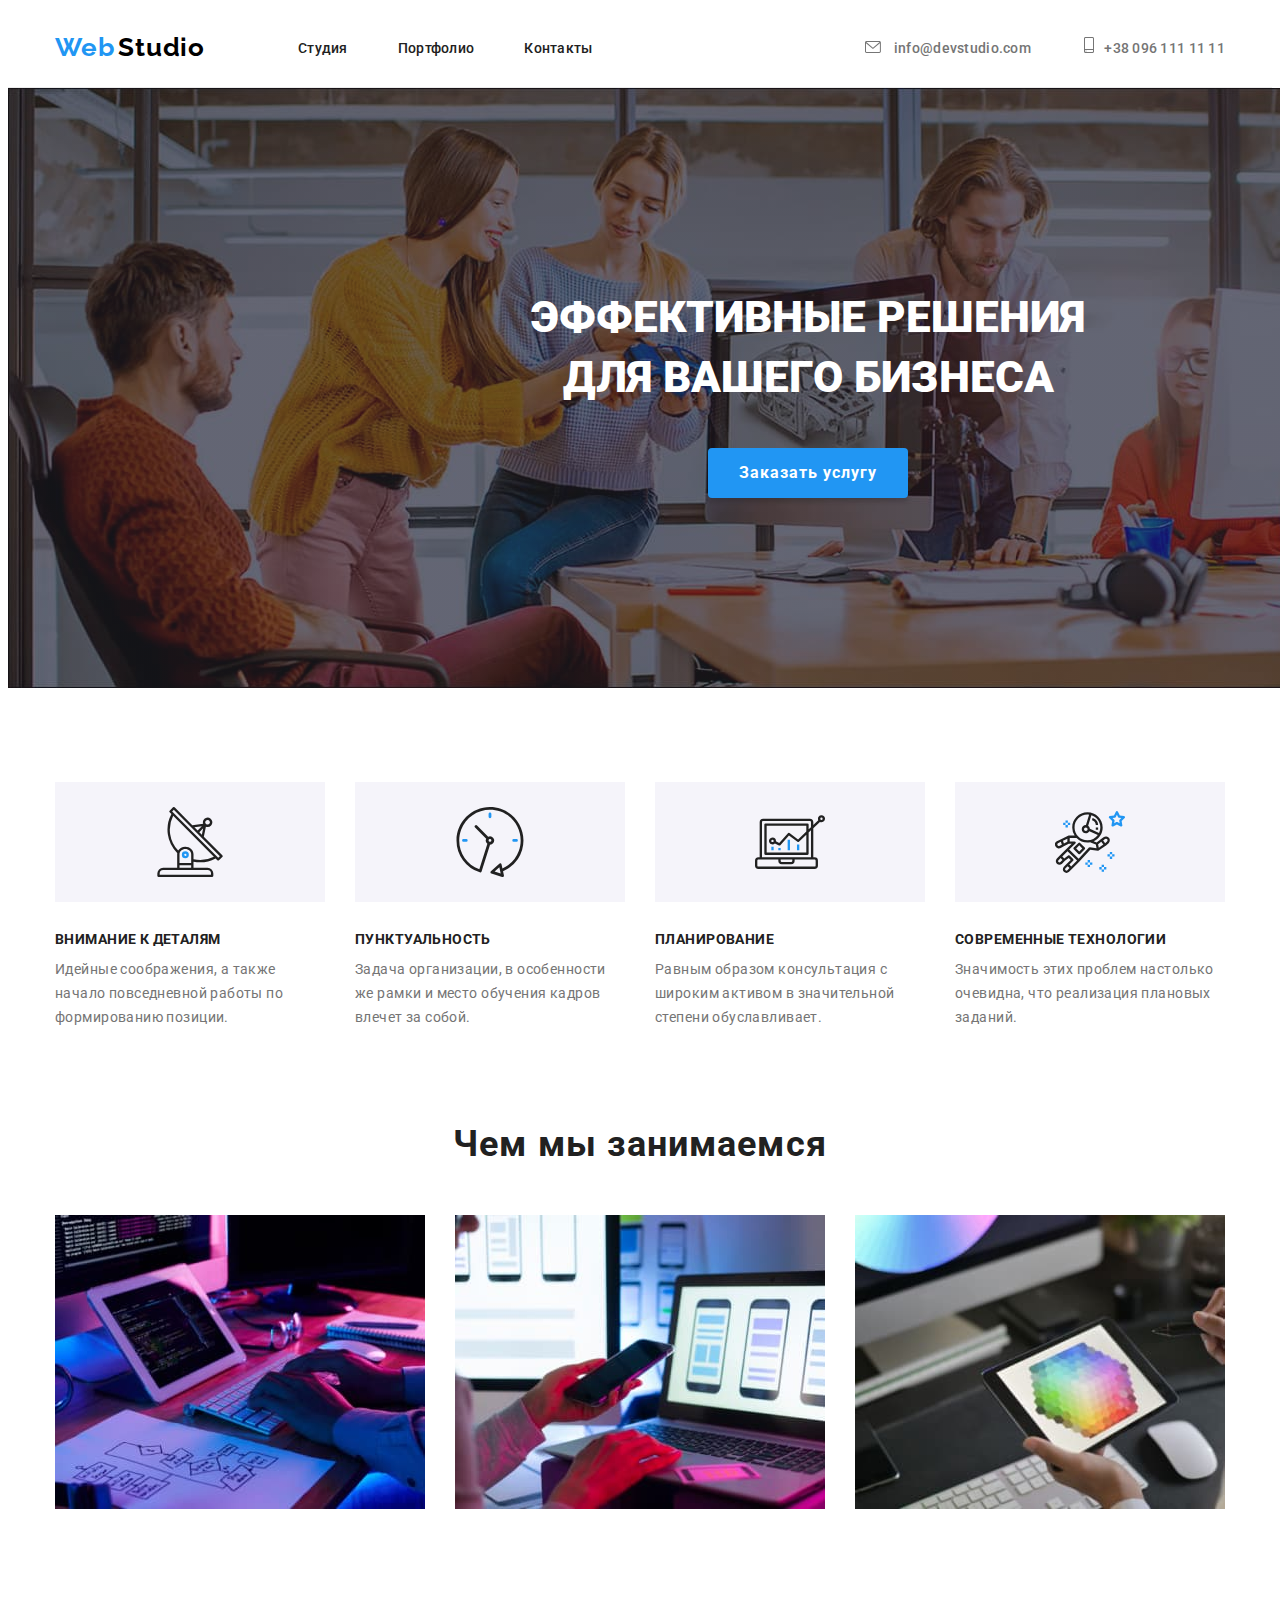
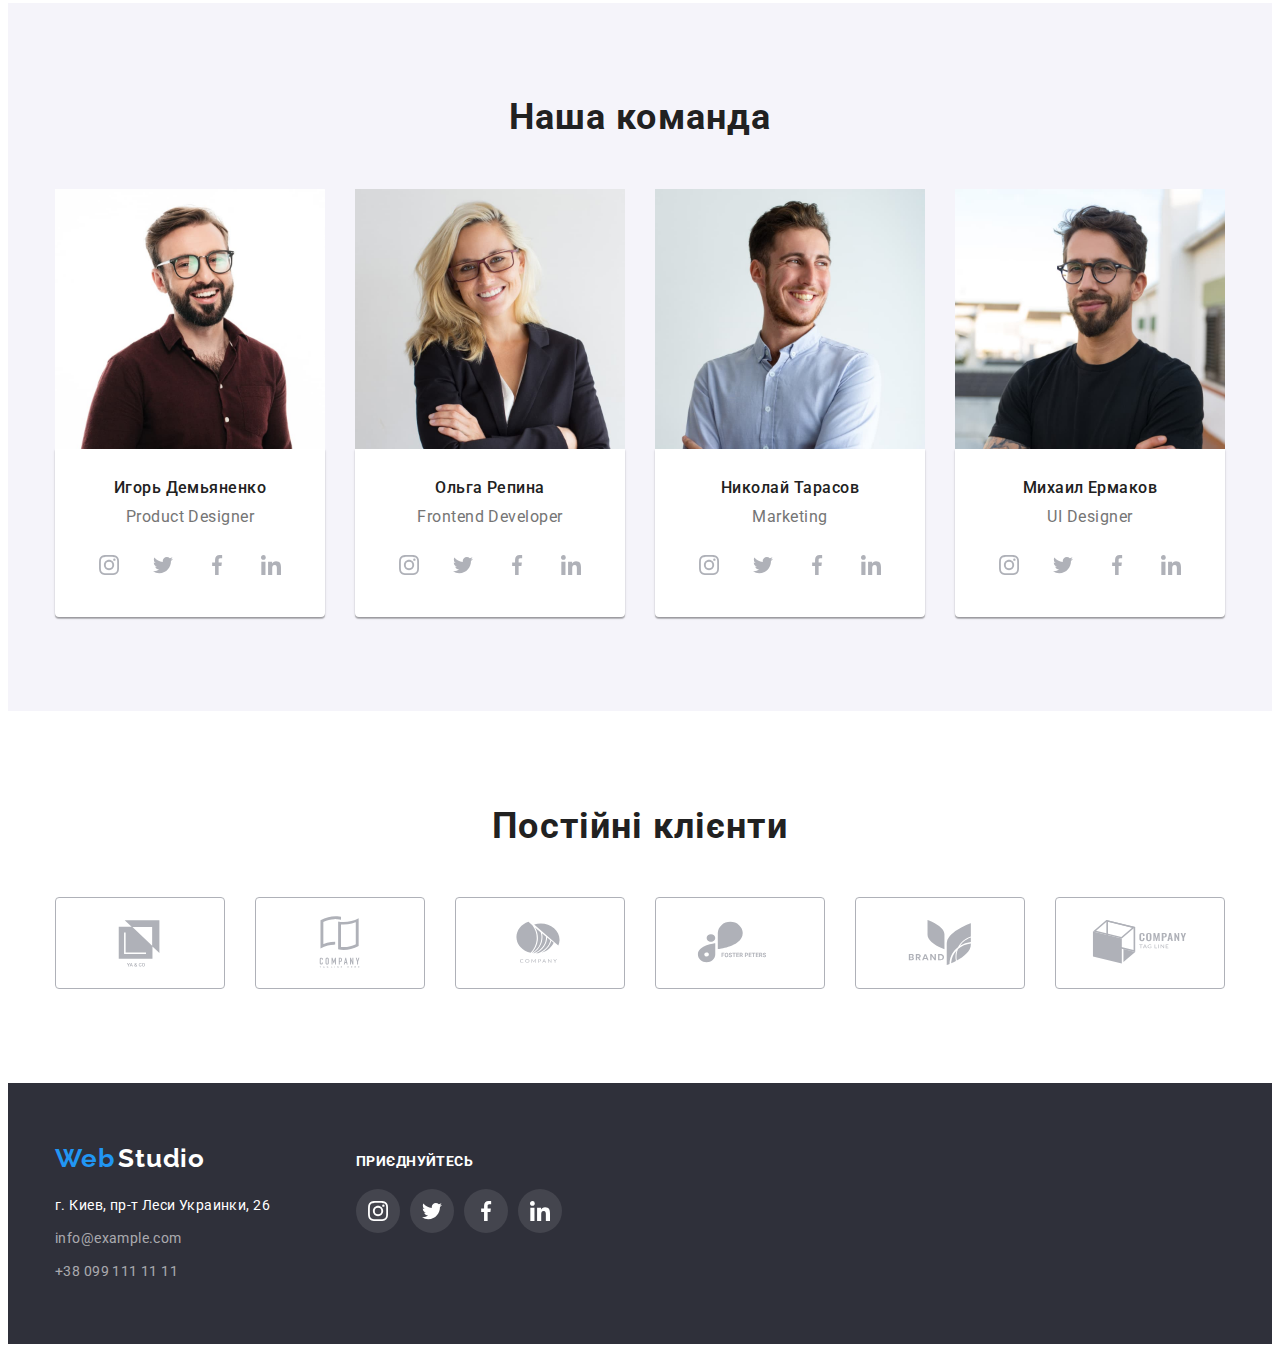
<file: index.html>
<!DOCTYPE html>
<html lang="en">
<head>
    <meta charset="UTF-8">
    <meta http-equiv="X-UA-Compatible" content="IE=edge">
    <meta name="viewport" content="width=device-width, initial-scale=1.0">
    <link rel="preconnect" href="https://fonts.googleapis.com">
    <link rel="preconnect" href="https://fonts.gstatic.com" crossorigin>
    <link href="https://fonts.googleapis.com/css2?family=Raleway:wght@700&family=Roboto:wght@400;500;700;900&display=swap" rel="stylesheet">
    <link rel="stylesheet" 
          href="https://cdnjs.cloudflare.com/ajax/libs/modern-normalize/1.1.0/modern-normalize.min.css" 
          integrity="sha512-wpPYUAdjBVSE4KJnH1VR1HeZfpl1ub8YT/NKx4PuQ5NmX2tKuGu6U/JRp5y+Y8XG2tV+wKQpNHVUX03MfMFn9Q==" 
          crossorigin="anonymous" 
          referrerpolicy="no-referrer" />
    <link rel="stylesheet" href="./css/styles.css">
    <title>webstudio</title>
</head>
<body>
    <header class="header">
        <div class="container">
            <a href="./index.html" class="header-logo item">
                <span class="logo-a">Web</span>
                <span class="logo-b">Studio</span>
            </a>
            <nav>
                <ul class="nav list">
                    <li><a href="./index.html" class="nav-link item">Студия</a></li>
                    <li><a href="./portfolio.html" class="nav-link item">Портфолио</a></li>
                    <li><a href="" class="nav-link item">Контакты</a></li>
                </ul>
            </nav>
            <div class="flex-contact">
                <a href="mailto:info@devstudio.com" class="mail-a item">
                    <svg class="mail-a-svg">
                        <use href="./img/symbol-defs.svg#icon-envelope" wigth="16" height="12"></use>
                    </svg> info@devstudio.com
                </a>
                <a href="tel:+380961111111" class="tel-a item">
                    <svg class="tel-a-svg" wigth="10" height="16">
                        <use href="./img/symbol-defs.svg#icon-smartphone"></use>
                    </svg>+38 096 111 11 11
                </a>
            </div>
        </div>
    </header>
    <main>
        <section class="section-a">
            <div class="container">
                <div class="main-heading-box">
                    <h1 class="main-heading">Эффективные решения для вашего бизнеса</h1>
                    <button type="button" class="btn border">Заказать услугу</button> 
                </div>  
            </div>
        </section>
        <section class="section-b">
            <div class="container">
                <h2 class="visually-hidden">Quality</h2>
                <ul class="section-b-text list">
                    <li class="section-b-item">
                        <div class="section-b-svg">
                            <svg class="section-b-icon">
                                <use href="./img/benefits-defs.svg#icon-antenna"></use>
                            </svg>
                        </div>
                        <h3 class="section-b-subtitle">Внимание к деталям</h3>
                        <p class="section-b-desc">Идейные соображения, а также начало повседневной работы по формированию позиции.</p>
                    </li>
                    <li class="section-b-item">
                        <div class="section-b-svg">
                            <svg class="section-b-icon">
                                <use href="./img/benefits-defs.svg#icon-clock"></use>
                            </svg>
                        </div>
                        <h3 class="section-b-subtitle">Пунктуальность</h3>
                        <p class="section-b-desc">Задача организации, в особенности же рамки и место обучения кадров влечет за собой.</p>
                    </li>
                    <li class="section-b-item">
                        <div class="section-b-svg">
                            <svg class="section-b-icon">
                                <use href="./img/benefits-defs.svg#icon-diagram"></use>
                            </svg>
                        </div>
                        <h3 class="section-b-subtitle">Планирование</h3>
                        <p class="section-b-desc">Равным образом консультация с широким активом в значительной степени обуславливает.</p>
                    </li>
                    <li class="section-b-item">
                        <div class="section-b-svg">
                            <svg class="section-b-icon">
                                <use href="./img/benefits-defs.svg#icon-astronaut"></use>
                            </svg>
                        </div>
                        <h3 class="section-b-subtitle">Современные технологии</h3>
                        <p class="section-b-desc">Значимость этих проблем настолько очевидна, что реализация плановых заданий.</p>
                    </li>
                </ul>
            </div>
        </section>
        <section class="section-c">
            <div class="container">
                <h2 class="section-c-heading">Чем мы занимаемся</h2>
                <ul class="section-c-text list">
                    <li><img src="./img/work-1.jpg" lang="en" alt="work" width="370" height="294"></li>
                    <li><img src="./img/work-2.jpg" lang="en" alt="work" width="370" height="294"></li>
                    <li><img src="./img/work-3.jpg" lang="en" alt="work" width="370" height="294"></li>
                </ul>
            </div>
        </section>
        <section class="section-d">
            <div class="container">
                <h2 class="section-d-heading">Наша команда</h2>
                <ul class="section-d-text list">
                    <li class="section-d-li"><img src="./img/igor.jpg" lang="en" alt="igor" width="270" height="260">
                        <div class="section-d-seb-div">
                            <h3 class="section-d-subtitle">Игорь Демьяненко</h3>
                            <p class="section-d-desc">Product Designer</p>
                            <ul class="section-d-soc">
                                <li class="section-d-soc-item list">
                                    <a href="" class="section-d-soc-link">
                                        <svg class="section-d-soc-icon" width="20" height="20">
                                            <use href="./img/symbol-defs.svg#icon-instagram"></use>
                                        </svg>
                                    </a>
                                </li>
                                <li class="section-d-soc-item list">
                                    <a href="" class="section-d-soc-link">
                                        <svg class="section-d-soc-icon" width="20" height="20">
                                            <use href="./img/symbol-defs.svg#icon-twitter"></use>
                                        </svg>
                                    </a>
                                </li>
                                <li class="section-d-soc-item list">
                                    <a href="" class="section-d-soc-link">
                                        <svg class="section-d-soc-icon" width="20" height="20">
                                            <use href="./img/symbol-defs.svg#icon-facebook"></use>
                                        </svg>
                                    </a>
                                </li>
                                <li class="section-d-soc-item list">
                                    <a href="" class="section-d-soc-link">
                                        <svg class="section-d-soc-icon" width="20" height="20">
                                            <use href="./img/symbol-defs.svg#icon-linkedin"></use>
                                        </svg>
                                    </a>
                                </li>
                            </ul>
                        </div>
                    </li>
                    <li class="section-d-li"><img src="./img/olga.jpg" lang="en" alt="olga" width="270" height="260">
                        <div class="section-d-seb-div">
                            <h3 class="section-d-subtitle">Ольга Репина</h3>
                            <p class="section-d-desc">Frontend Developer</p>
                            <ul class="section-d-soc">
                                <li class="section-d-soc-item list">
                                    <a href="" class="section-d-soc-link">
                                        <svg class="section-d-soc-icon" width="20" height="20">
                                            <use href="./img/symbol-defs.svg#icon-instagram"></use>
                                        </svg>
                                    </a>
                                </li>
                                <li class="section-d-soc-item list">
                                    <a href="" class="section-d-soc-link">
                                        <svg class="section-d-soc-icon" width="20" height="20">
                                            <use href="./img/symbol-defs.svg#icon-twitter"></use>
                                        </svg>
                                    </a>
                                </li>
                                <li class="section-d-soc-item list">
                                    <a href="" class="section-d-soc-link">
                                        <svg class="section-d-soc-icon" width="20" height="20">
                                            <use href="./img/symbol-defs.svg#icon-facebook"></use>
                                        </svg>
                                    </a>
                                </li>
                                <li class="section-d-soc-item list">
                                    <a href="" class="section-d-soc-link">
                                        <svg class="section-d-soc-icon" width="20" height="20">
                                            <use href="./img/symbol-defs.svg#icon-linkedin"></use>
                                        </svg>
                                    </a>
                                </li>
                            </ul>
                        </div>
                    </li>
                    <li class="section-d-li"><img src="./img/nikolay.jpg" lang="en" alt="nikolay" width="270" height="260">
                        <div class="section-d-seb-div">
                            <h3 class="section-d-subtitle">Николай Тарасов</h3>
                            <p class="section-d-desc">Marketing</p>
                            <ul class="section-d-soc">
                                <li class="section-d-soc-item list">
                                    <a href="" class="section-d-soc-link">
                                        <svg class="section-d-soc-icon" width="20" height="20">
                                            <use href="./img/symbol-defs.svg#icon-instagram"></use>
                                        </svg>
                                    </a>
                                </li>
                                <li class="section-d-soc-item list">
                                    <a href="" class="section-d-soc-link">
                                        <svg class="section-d-soc-icon" width="20" height="20">
                                            <use href="./img/symbol-defs.svg#icon-twitter"></use>
                                        </svg>
                                    </a>
                                </li>
                                <li class="section-d-soc-item list">
                                    <a href="" class="section-d-soc-link">
                                        <svg class="section-d-soc-icon" width="20" height="20">
                                            <use href="./img/symbol-defs.svg#icon-facebook"></use>
                                        </svg>
                                    </a>
                                </li>
                                <li class="section-d-soc-item list">
                                    <a href="" class="section-d-soc-link">
                                        <svg class="section-d-soc-icon" width="20" height="20">
                                            <use href="./img/symbol-defs.svg#icon-linkedin"></use>
                                        </svg>
                                    </a>
                                </li>
                            </ul>
                        </div>
                    </li>
                    <li class="section-d-li"><img src="./img/mikhail.jpg" lang="en" alt="mikhail" width="270" height="260">
                        <div class="section-d-seb-div">
                            <h3 class="section-d-subtitle">Михаил Ермаков</h3>
                            <p class="section-d-desc">UI Designer</p>
                            <ul class="section-d-soc">
                                <li class="section-d-soc-item list">
                                    <a href="" class="section-d-soc-link">
                                        <svg class="section-d-soc-icon" width="20" height="20">
                                            <use href="./img/symbol-defs.svg#icon-instagram"></use>
                                        </svg>
                                    </a>
                                </li>
                                <li class="section-d-soc-item list">
                                    <a href="" class="section-d-soc-link">
                                        <svg class="section-d-soc-icon" width="20" height="20">
                                            <use href="./img/symbol-defs.svg#icon-twitter"></use>
                                        </svg>
                                    </a>
                                </li>
                                <li class="section-d-soc-item list">
                                    <a href="" class="section-d-soc-link">
                                        <svg class="section-d-soc-icon" width="20" height="20">
                                            <use href="./img/symbol-defs.svg#icon-facebook"></use>
                                        </svg>
                                    </a>
                                </li>
                                <li class="section-d-soc-item list">
                                    <a href="" class="section-d-soc-link">
                                        <svg class="section-d-soc-icon" width="20" height="20">
                                            <use href="./img/symbol-defs.svg#icon-linkedin"></use>
                                        </svg>
                                    </a>
                                </li>
                            </ul>
                        </div>
                    </li>
                </ul>
            </div>
        </section>
        <section class="clients">
            <div class="container">
                <h2 class="clients-head">Постійні клієнти</h2>
                <ul class="clients-soc">
                    <li class="clients-soc-item list">
                        <a href="" class="clients-soc-link">
                            <svg class="clients-soc-icon" width="106" height="60">
                                <use href="./img/clients-defs.svg#yaco"></use>
                            </svg>
                        </a>
                    </li>
                    <li class="clients-soc-item list">
                        <a href="" class="clients-soc-link">
                            <svg class="clients-soc-icon" width="106" height="60">
                                <use href="./img/clients-defs.svg#company-tagline"></use>
                            </svg>
                        </a>
                    </li>
                    <li class="clients-soc-item list">
                        <a href="" class="clients-soc-link">
                            <svg class="clients-soc-icon" width="106" height="60">
                                <use href="./img/clients-defs.svg#company"></use>
                            </svg>
                        </a>
                    </li>
                    <li class="clients-soc-item list">
                        <a href="" class="clients-soc-link">
                            <svg class="clients-soc-icon" width="106" height="60">
                                <use href="./img/clients-defs.svg#foster-peters"></use>
                            </svg>
                        </a>
                    </li>
                    <li class="clients-soc-item list">
                        <a href="" class="clients-soc-link">
                            <svg class="clients-soc-icon" width="106" height="60">
                                <use href="./img/clients-defs.svg#brand"></use>
                            </svg>
                        </a>
                    </li>
                    <li class="clients-soc-item list">
                        <a href="" class="clients-soc-link">
                            <svg class="clients-soc-icon" width="106" height="60">
                                <use href="./img/clients-defs.svg#company-tag-line"></use>
                            </svg>
                        </a>
                    </li>
                </ul>
            </div>
        </section>
    </main>
    <footer class="footer">
            <div class="container">
                <div class="footer-p">
                    <a href="./index.html" class="item">
                        <span class="logo-a-a">Web</span>
                        <span class="logo-b-b">Studio</span>
                    </a>
                    <address class="footer-address">
                        <a href="https://goo.gl/maps/YqqTpUevkr622uBYA" target="_blank" rel="noopener nofollow noreferrer" class="footer-link item">г. Киев, пр-т Леси Украинки, 26</a>
                        <ul class="footer-text list item">
                            <li class="a-mail-a"><a href="mailto:info@example.com" class="mail item">info@example.com</a></li>
                            <li class="a-tel-a"><a href="tel:+380991111111" class="tel item">+38 099 111 11 11</a></li>
                        </ul>
                    </address>
                </div>
                <div class="footer-soc">
                    <h3 class="footer-soc-head">приєднуйтесь</h3>
                    <ul class="soc-footer">
                        <li class="footer-soc-item list">
                            <a href="" class="footer-soc-link">
                                <svg class="footer-soc-icon" width="20" height="20">
                                    <use href="./img/symbol-defs.svg#icon-instagram"></use>
                                </svg>
                            </a>
                        </li>
                        <li class="footer-soc-item list">
                            <a href="" class="footer-soc-link">
                                <svg class="footer-soc-icon" width="20" height="20">
                                    <use href="./img/symbol-defs.svg#icon-twitter"></use>
                                </svg>
                            </a>
                        </li>
                        <li class="footer-soc-item list">
                            <a href="" class="footer-soc-link">
                                <svg class="footer-soc-icon" width="20" height="20">
                                    <use href="./img/symbol-defs.svg#icon-facebook"></use>
                                </svg>
                            </a>
                        </li>
                        <li class="footer-soc-item list">
                            <a href="" class="footer-soc-link">
                                <svg class="footer-soc-icon" width="20" height="20">
                                    <use href="./img/symbol-defs.svg#icon-linkedin"></use>
                                </svg>
                            </a>
                        </li>
                    </ul>
                </div>
            </div>
        </footer>   
</body>
</html>
</file>
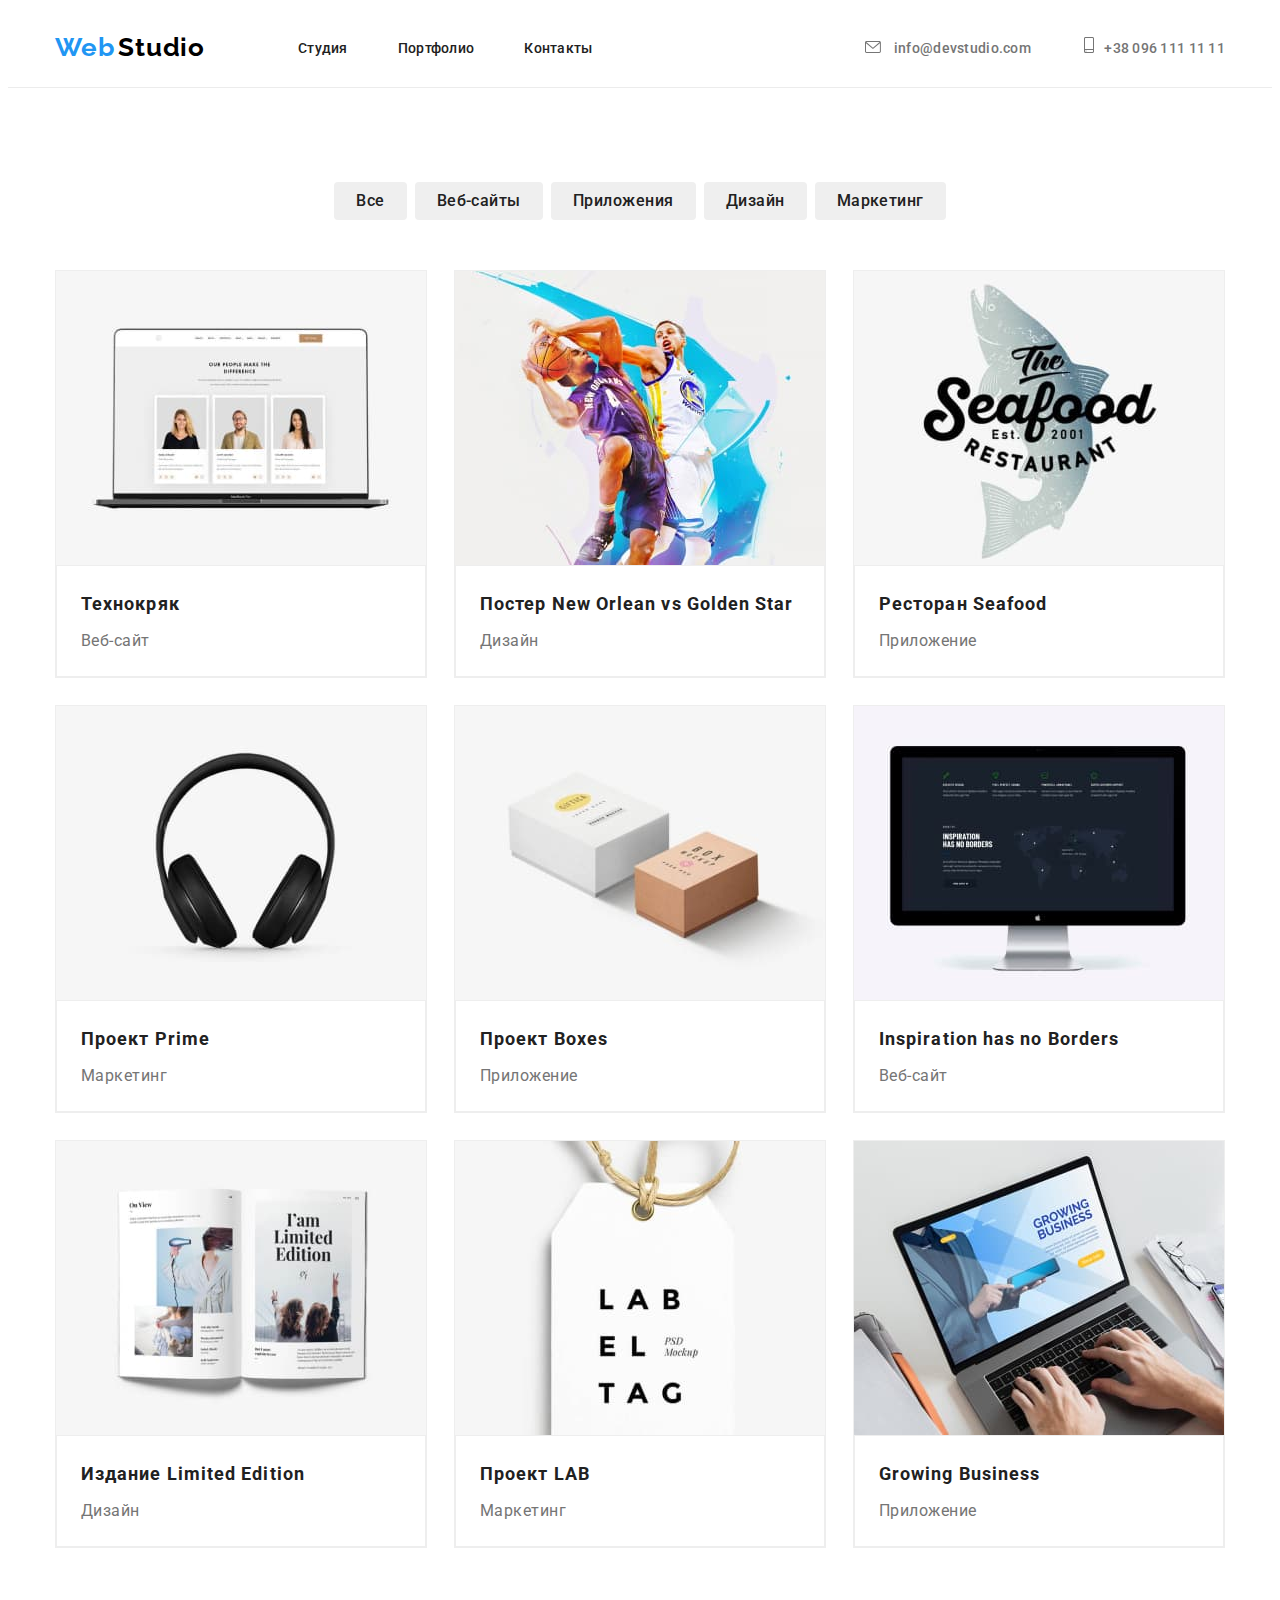
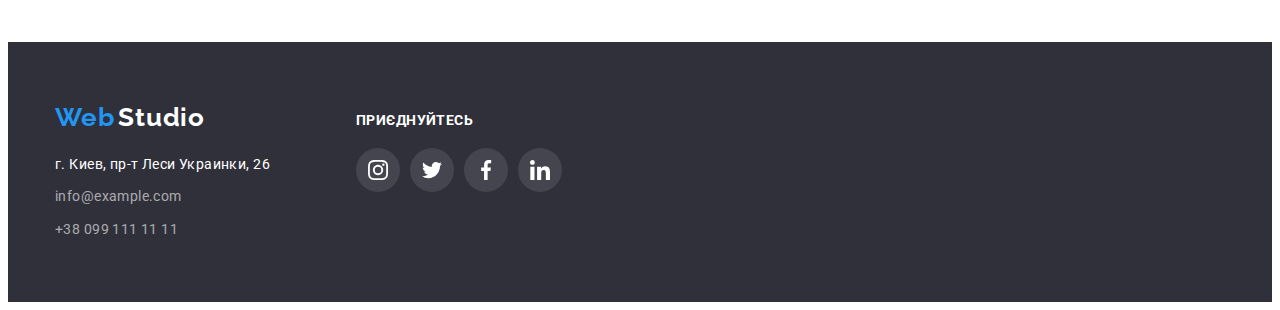
<file: portfolio.html>
<!DOCTYPE html>
<html lang="en">
<head>
    <meta charset="UTF-8">
    <meta http-equiv="X-UA-Compatible" content="IE=edge">
    <meta name="viewport" content="width=device-width, initial-scale=1.0">
    <link rel="preconnect" href="https://fonts.googleapis.com">
    <link rel="preconnect" href="https://fonts.gstatic.com" crossorigin>
    <link href="https://fonts.googleapis.com/css2?family=Raleway:wght@700&family=Roboto:wght@400;500;700;900&display=swap" rel="stylesheet">
    <link rel="stylesheet" href="https://cdnjs.cloudflare.com/ajax/libs/modern-normalize/1.1.0/modern-normalize.min.css" integrity="sha512-wpPYUAdjBVSE4KJnH1VR1HeZfpl1ub8YT/NKx4PuQ5NmX2tKuGu6U/JRp5y+Y8XG2tV+wKQpNHVUX03MfMFn9Q==" crossorigin="anonymous" referrerpolicy="no-referrer" />
    <link rel="stylesheet" href="./css/styles.css">
    <title>portfolio</title>
</head>
<body>
    <header class="header">
        <div class="container">
            <a href="./index.html" class="header-logo item">
                <span class="logo-a">Web</span>
                <span class="logo-b">Studio</span>
            </a>
            <nav>
                <ul class="nav list">
                    <li><a href="./index.html" class="nav-link item">Студия</a></li>
                    <li><a href="./portfolio.html" class="nav-link item">Портфолио</a></li>
                    <li><a href="" class="nav-link item">Контакты</a></li>
                </ul>
            </nav>
            <div class="flex-contact">
                <a href="mailto:info@devstudio.com" class="mail-a item">
                    <svg class="mail-a-svg">
                        <use href="./img/symbol-defs.svg#icon-envelope" width="16" height="12"></use>
                    </svg> info@devstudio.com
                </a>
                <a href="tel:+380961111111" class="tel-a item">
                    <svg class="tel-a-svg" width="10" height="16">
                        <use href="./img/symbol-defs.svg#icon-smartphone"></use>
                    </svg>+38 096 111 11 11
                </a>
            </div>
        </div>
    </header>
    <main>
        <section class="section-img">
            <div class="container">
                <ul class="section-nav-text list">
                    <li><button type="button" class="btn-title border">Все</button></li>
                    <li><button type="button" class="btn-title border">Веб-сайты</button></li>
                    <li><button type="button" class="btn-title border">Приложения</button></li>
                    <li><button type="button" class="btn-title border">Дизайн</button></li>
                    <li><button type="button" class="btn-title border">Маркетинг</button></li>
                </ul>
                <ul class="section-img-text list">
                    <li class="portfolio-hover">
                        <a href="" class="portfolio-hover-link item">
                            <img src="./img/technoquack.jpg" lang="en" alt="bulletin board" width="370" height="294" class="portfolio-img">
                            <div class="section-text-block">
                                <h3 class="icon-box">Технокряк</h3>
                                <p class="box-p">Веб-сайт</p>
                            </div>
                        </a>
                    </li>
                    <li class="portfolio-hover">
                        <a href="" class="item">
                            <img src="./img/poster.jpg" lang="en" alt="poster" width="370" height="294" class="portfolio-img">
                            <div class="section-text-block">
                                <h3 class="icon-box">Постер New Orlean vs Golden Star</h3>
                                <p class="box-p">Дизайн</p>
                            </div>
                        </a>
                    </li>
                    <li class="portfolio-hover">
                        <a href="" class="item">
                            <img src="./img/seafood.jpg" lang="en" alt="restaurant" width="370" height="294" class="portfolio-img">
                            <div class="section-text-block">
                                <h3 class="icon-box">Ресторан Seafood</h3>
                                <p class="box-p">Приложение</p>
                            </div>
                        </a>
                    </li>
                    <li class="portfolio-hover">
                        <a href="" class="item">
                            <img src="./img/prime.jpg" lang="en" alt="headphones" width="370" height="294" class="portfolio-img">
                            <div class="section-text-block">
                                <h3 class="icon-box">Проект Prime</h3>
                                <p class="box-p">Маркетинг</p>
                            </div>
                        </a>
                    </li>
                    <li class="portfolio-hover">
                        <a href="" class="item">
                            <img src="./img/boxes.jpg" lang="en" alt="boxes" width="370" height="294" class="portfolio-img">
                            <div class="section-text-block">
                                <h3 class="icon-box">Проект Boxes</h3>
                                <p class="box-p">Приложение</p>
                            </div>
                        </a>
                    </li>
                    <li class="portfolio-hover">
                        <a href="" class="item">
                            <img src="./img/inspiration.jpg" lang="en" alt="inspiration has no borders" width="370" height="294" class="portfolio-img">
                            <div class="section-text-block">
                                <h3 class="icon-box">Inspiration has no Borders</h3>
                                <p class="box-p">Веб-сайт</p>
                            </div>
                        </a>
                    </li>
                    <li class="portfolio-hover">
                        <a href="" class="item">
                            <img src="./img/limited-edition.jpg" lang="en" alt="book" width="370" height="294" class="portfolio-img">
                            <div class="section-text-block">
                                <h3 class="icon-box">Издание Limited Edition</h3>
                                <p class="box-p">Дизайн</p>
                            </div>
                        </a>
                    </li>
                    <li class="portfolio-hover">
                        <a href="" class="item">
                            <img src="./img/lab.jpg" lang="en" alt="project lab" width="370" height="294" class="portfolio-img">
                            <div class="section-text-block">
                                <h3 class="icon-box">Проект LAB</h3>
                                <p class="box-p">Маркетинг</p>
                            </div>
                        </a>
                    </li>
                    <li class="portfolio-hover">
                        <a href="" class="item">
                            <img src="./img/growing-business.jpg" lang="en" alt="growing business" width="370" height="294" class="portfolio-img">
                            <div class="section-text-block">
                                <h3 class="icon-box">Growing Business</h3>
                                <p class="box-p">Приложение</p>
                            </div>
                        </a>
                    </li>
                </ul>
            </div>
        </section>
    </main>
    <footer class="footer">
            <div class="container">
                <div class="footer-p">
                    <a href="./index.html" class="item">
                        <span class="logo-a-a">Web</span>
                        <span class="logo-b-b">Studio</span>
                    </a>
                    <address class="footer-address">
                        <a href="https://goo.gl/maps/YqqTpUevkr622uBYA" target="_blank" rel="noopener nofollow noreferrer" class="footer-link item">г. Киев, пр-т Леси Украинки, 26</a>
                        <ul class="footer-text list item">
                            <li class="a-mail-a"><a href="mailto:info@example.com" class="mail item">info@example.com</a></li>
                            <li class="a-tel-a"><a href="tel:+380991111111" class="tel item">+38 099 111 11 11</a></li>
                        </ul>
                    </address>
                </div>
                <div class="footer-soc">
                    <h3 class="footer-soc-head">приєднуйтесь</h3>
                    <ul class="soc-footer">
                        <li class="footer-soc-item list">
                            <a href="" class="footer-soc-link">
                                <svg class="footer-soc-icon" width="20" height="20">
                                    <use href="./img/symbol-defs.svg#icon-instagram"></use>
                                </svg>
                            </a>
                        </li>
                        <li class="footer-soc-item list">
                            <a href="" class="footer-soc-link">
                                <svg class="footer-soc-icon" width="20" height="20">
                                    <use href="./img/symbol-defs.svg#icon-twitter"></use>
                                </svg>
                            </a>
                        </li>
                        <li class="footer-soc-item list">
                            <a href="" class="footer-soc-link">
                                <svg class="footer-soc-icon" width="20" height="20">
                                    <use href="./img/symbol-defs.svg#icon-facebook"></use>
                                </svg>
                            </a>
                        </li>
                        <li class="footer-soc-item list">
                            <a href="" class="footer-soc-link">
                                <svg class="footer-soc-icon" width="20" height="20">
                                    <use href="./img/symbol-defs.svg#icon-linkedin"></use>
                                </svg>
                            </a>
                        </li>
                    </ul>
                </div>
            </div>
        </footer>
    </body>
</html>
</file>
<file: css/styles.css>
:root {
    --main-color-text: #757575;
    --typical-lh: 1.19;
    --main-nav-lh: 1.14;
    --typical-link-lh: 1.71;
    --icon-color-svg: #2196F3;
}

body {
    font-family: 'Roboto', sans-serif;
    color: #212121;
}

* {
    box-sizing: border-box;
}

p, 
h1, 
h2, 
h3, 
h4, 
h5, 
h6 {
    margin: 0;
}

ul {
    margin: 0;
    padding: 0;
}

.list {
    list-style: none;
}

.item {
    text-decoration: none;
}

.border {
    border: none;
}

img {
    display: block;
}

.header .container {
    display: flex;
    padding-top: 24px;
    padding-bottom: 24px;
    align-items: center;
}

.container {
    width: 1200px;
    padding: 0 15px;
    margin: 0 auto;
    
}

.header {
    border-bottom: 1px solid #ececec;
}

.logo-a,
.logo-a-a {
    font-family: 'Raleway';
    font-weight: 700;
    font-size: 26px;
    line-height: var(--typical-lh);
    letter-spacing: 0.03em;
    color: #2196F3;
}
.logo-b {  
    font-family: 'Raleway';
    font-weight: 700;
    font-size: 26px;
    line-height: var(--typical-lh);
    letter-spacing: 0.03em;
    color: #000000;
}
.logo-b-b {
    font-family: 'Raleway';
    font-weight: 700;
    font-size: 26px;
    line-height: var(--typical-lh);
    letter-spacing: 0.03em;
    color: #FFFFFF;
}

.header-logo {
    margin-right: 93px;
}

.nav {
    display: flex;
    column-gap: 50px;
}

.flex-contact {
    margin-left: auto;
}

.nav-link {
    font-style: normal;
    font-weight: 500;
    font-size: 14px;
    line-height: var(--main-nav-lh);
    letter-spacing: 0.02em;
    color: #212121;
}
.mail-a:hover, 
.tel-a:hover, 
.nav-link:hover {
    color: #2196F3;
}

.mail-a:focus, 
.tel-a:focus, 
.nav-link:focus {
    color: #2196F3;
}

.mail {
    font-family: 'Roboto';
    font-weight: 400;
    font-style: normal;
    font-size: 14px;
    line-height: 1.71;
    letter-spacing: 0.03em;
    color: rgba(255, 255, 255, 0.6);
    
}
.tel {
    font-family: 'Roboto';
    font-weight: 400;
    font-style: normal;
    font-size: 14px;
    line-height: 1.71;
    letter-spacing: 0.03em;
    color: rgba(255, 255, 255, 0.6);
    
}

.mail-a {
    font-family: 'Roboto';
    font-weight: 500;
    font-size: 14px;
    line-height: 1.14;
    letter-spacing: 0.02em;
    color: #757575;
}

.mail-a-svg {
    max-width: 16px;
    max-height: 12px;
    margin-right: 10px;
    fill: currentColor;
}

.mail-a-svg:hover,
.mail-a-svg:focus {
    fill: currentColor;
}

.tel-a {
    font-family: 'Roboto';
    font-weight: 500;
    font-size: 14px;
    line-height: 1.14;
    letter-spacing: 0.02em;
    color: #757575;
    margin-left: 50px;
}

.tel-a-svg {
    max-width: 10px;
    max-height: 16px;
    margin-right: 10px;
    fill: currentColor;
}

.tel-a-svg:hover,
.tel-a-svg:focus {
    fill: currentColor;
}

.a-mail-a {
    margin-bottom: 9px;
}

.section-a {
    background-image: linear-gradient(
        rgba(47, 48, 58, 0.4), 
        rgba(47, 48, 58, 0.4)
        ),
    url(../img/fon.jpg);
    width: 1600px;
    height: 600px;
    background-size: cover;
    background-position: center;
    background-repeat: no-repeat;
    margin: 0 auto;
    
}

.main-heading {
    font-weight: 900;
    font-size: 44px;
    line-height: 1.36;
    text-transform: uppercase;
    color: #FFFFFF;
    text-align: center;
    max-width: 650px;
    height: 120px;
    margin: 0 auto;
}

.section-a .container {
    padding: 200px 0 200px;
}

.main-heading-box {
    margin: 0 auto;
}

.btn {
    font-family: 'Roboto';
    font-weight: 700;
    font-size: 16px;
    line-height: 1.87;
    letter-spacing: 0.06em;
    color: #FFFFFF;
    background-color: #2196F3;
    min-width: 200px;
    min-height: 50px;
    display: block;
    margin: 0 auto;
    margin-top: 40px;
    box-shadow: 0px 4px 4px rgba(0, 0, 0, 0.15);
    border-radius: 4px;
}

.section-b {
    padding-top: 94px;
}

.section-b-text {
    display: flex;
    gap: 30px;
}

.section-b-item {
    width: 270px;
    min-height: 101px;
}

.section-b-svg {
    margin-bottom: 30px;
    display: flex;
    height: 120px;
    justify-content: center;
    align-items: center;
    background-color: #F5F4FA;
}

.section-b-icon {
    width: 70px;
    height: 70px;
    display: block;
}

.section-b-subtitle {
    font-weight: 700;
    font-size: 14px;
    line-height: 1.14;
    letter-spacing: 0.03em;
    text-transform: uppercase;
    color: #212121;
    margin-bottom: 10px;
}

.section-b-desc {
    font-size: 14px;
    line-height: 1.71;
    letter-spacing: 0.03em;
    color: var(--main-color-text);
}

.section-c {
    padding-top: 94px;
    padding-bottom: 94px;
}

.section-c-heading {
    font-weight: 700;
    font-size: 36px;
    line-height: 1.16;
    text-align: center;
    letter-spacing: 0.03em;
    color: #212121;
    margin-bottom: 50px;
}

.section-c-text {
    display: flex;
    gap: 30px;
}

.section-d {
    padding-top: 94px;
    padding-bottom: 94px;
    background-color: #F5F4FA;
}

.section-d-heading {
    font-weight: 700;
    font-size: 36px;
    line-height: 1.16;
    text-align: center;
    letter-spacing: 0.03em;
    color: #212121;
    margin-bottom: 50px;
}

.section-d-text {
    display: flex;
    gap: 30px;
}

.section-d-subtitle {
    font-weight: 500;
    font-size: 16px;
    line-height: 1.18;
    letter-spacing: 0.03em;
    color: #212121;
    margin-bottom: 10px;

}

.section-d-li {
    width: calc((100% - 90px) / 4);
}

.section-d-seb-div {
    padding-top: 30px;
    padding-bottom: 30px;
    padding-left: 10px;
    padding-right: 10px;
    text-align: center;
    background-color: #FFFFFF;
    box-shadow: 0px 1px 3px 
    rgba(0, 0, 0, 0.12), 0px 1px 1px 
    rgba(0, 0, 0, 0.14), 0px 2px 1px 
    rgba(0, 0, 0, 0.2);
    border-radius: 0px 0px 4px 4px;
}

.section-d-desc {
    font-size: 16px;
    line-height: 1.18;
    letter-spacing: 0.03em;
    color: var(--main-color-text);
    margin-bottom: 16px;
}

.section-d-soc {
    display: flex;
    justify-content: center;
    gap: 10px;
}

.section-d-soc-link {
    width: 44px;
    height: 44px;
    border-radius: 50%;
    display: flex;
    align-items: center;
    justify-content: center;
}

.section-d-soc-icon {
    fill: #AFB1B8;
}

.section-d-soc-link:hover,
.section-d-soc-link:focus {
    background-color: #2196F3;
}

.section-d-soc-link:hover .section-d-soc-icon,
.section-d-soc-link:focus .section-d-soc-icon {
    fill: #FFFFFF;
}
/* ---------------==== CLIENTS ====--------------- */

.clients {
    padding-top: 94px;
    padding-bottom: 94px;
}

.clients-head {
    font-style: normal;
    font-weight: 700;
    font-size: 36px;
    line-height: 42px;
    text-align: center;
    letter-spacing: 0.03em;
    color: #212121;
    margin-bottom: 50px;
}
.clients-soc {
    display: flex;
    gap: 30px;
    justify-content: center;
}

.clients-soc-item {
   
}


.clients-soc-icon {
    fill: currentColor;
}

.clients-soc-link {
    display: flex;
    box-sizing: border-box;
    border-radius: 4px;
    border: 1px solid #AFB1B8;
    width: 170px;
    height: 92px;
    justify-content: center;
    align-items: center;
    color: #AFB1B8;
}


.clients-soc-link:hover,
.clients-soc-link:focus {
    color: var(--icon-color-svg);
    border: 1px solid var(--icon-color-svg);
}

/* -------------===== FOOTER =====-------------- */

.footer .container {
    display: flex;
}

.footer {
    background: #2F303A;
    padding-top: 60px;
    padding-bottom: 60px;
}

.footer-link {
    font-style: normal;
    font-size: 14px;
    line-height: var(--typical-link-lh);
    letter-spacing: 0.03em;
    color: #FFFFFF;
}

.footer-text {
    margin-top: 9px;

}

.footer-p {
    display: block;
    min-width: 231px;
    
}

.footer-address {
    margin-top: 20px;
}


.section-nav-text {
    display: flex;
    gap: 8px;
    margin-bottom: 50px;
    justify-content: center;
}

.footer-soc {
    margin-left: 70px;
}

.footer-soc-head {
    font-style: normal;
    font-weight: 700;
    font-size: 14px;
    line-height: 16px;
    letter-spacing: 0.03em;
    text-transform: uppercase;
    color: #FFFFFF;
    margin-top: 10px;
    margin-bottom: 20px;
}

.soc-footer {
    display: flex;
    justify-content: center;
    gap: 10px;
}

.footer-soc-item {

}

.footer-soc-link {
    width: 44px;
    height: 44px;
    border-radius: 50%;
    background-color: rgba(255, 255, 255, 0.1);
    display: flex;
    gap: 10px;
    align-items: center;
    justify-content: center;
}

.footer-soc-icon {
    fill: #FFFFFF;
}

.footer-soc-link:hover,
.footer-soc-link:focus {
    background-color: #2196F3;
}

.btn-title {
    font-family: 'Roboto';
    font-weight: 500;
    font-size: 16px;
    line-height: 1.62;
    letter-spacing: 0.03em;
    color: #212121;
    border-radius: 4px;
    padding: 6px 22px;
    
    
}

.btn-title:focus,
.btn-title:hover {
    background: #2196F3;
    color: #FFFFFF;
    box-shadow: 
    0px 3px 1px rgba(0, 0, 0, 0.1), 
    0px 1px 2px rgba(0, 0, 0, 0.08), 
    0px 2px 2px rgba(0, 0, 0, 0.12);
}

.section-img {
    padding-top: 94px;
    padding-bottom: 94px;
}

.section-img-text {
    display: flex;
    flex-wrap: wrap;
    gap: 27px;
}

.portfolio-hover:hover {
    border: 1px solid #EEEEEE;
    box-shadow: 
    0px 1px 1px rgba(0, 0, 0, 0.12), 
    0px 4px 4px rgba(0, 0, 0, 0.06), 
    1px 4px 6px rgba(0, 0, 0, 0.16);
}

.portfolio-hover {
    border: 1px solid #EEEEEE;
}



.portfolio-img {

}


.section-text-block {
    padding: 20px 24px;
    border: 1px solid #EEEEEE;
}

.icon-box {
    font-weight: 700;
    font-size: 18px;
    line-height: 2;
    letter-spacing: 0.06em;
    color: #212121;
    margin-bottom: 4px;
}

.box-p {
    font-size: 16px;
    line-height: 1.87;
    letter-spacing: 0.03em;
    color: var(--main-color-text);

}

.visually-hidden {
    position: absolute;
    white-space: nowrap;
    width: 1px;
    height: 1px;
    overflow: hidden;
    border: 0;
    padding: 0;
    clip: rect(0 0 0 0);
    clip-path: inset(50%);
    margin: -1px;
}
</file>
